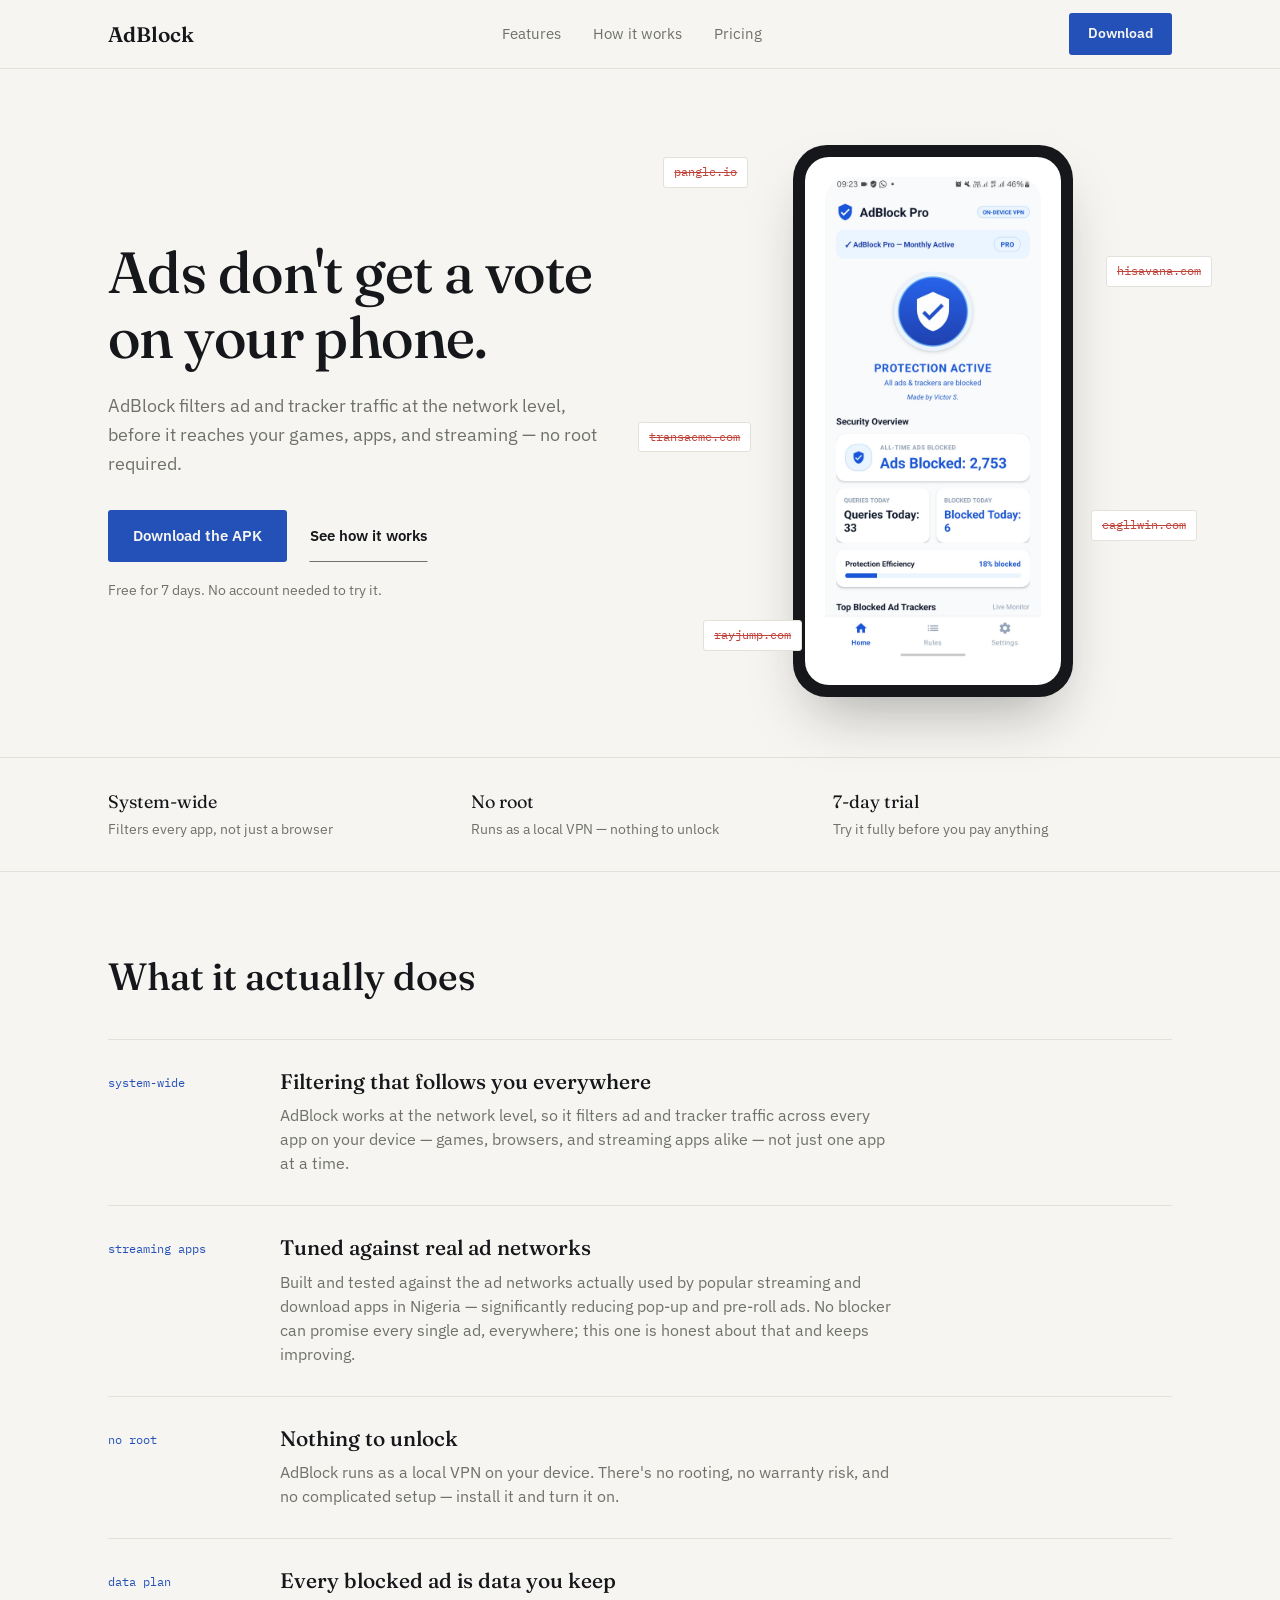
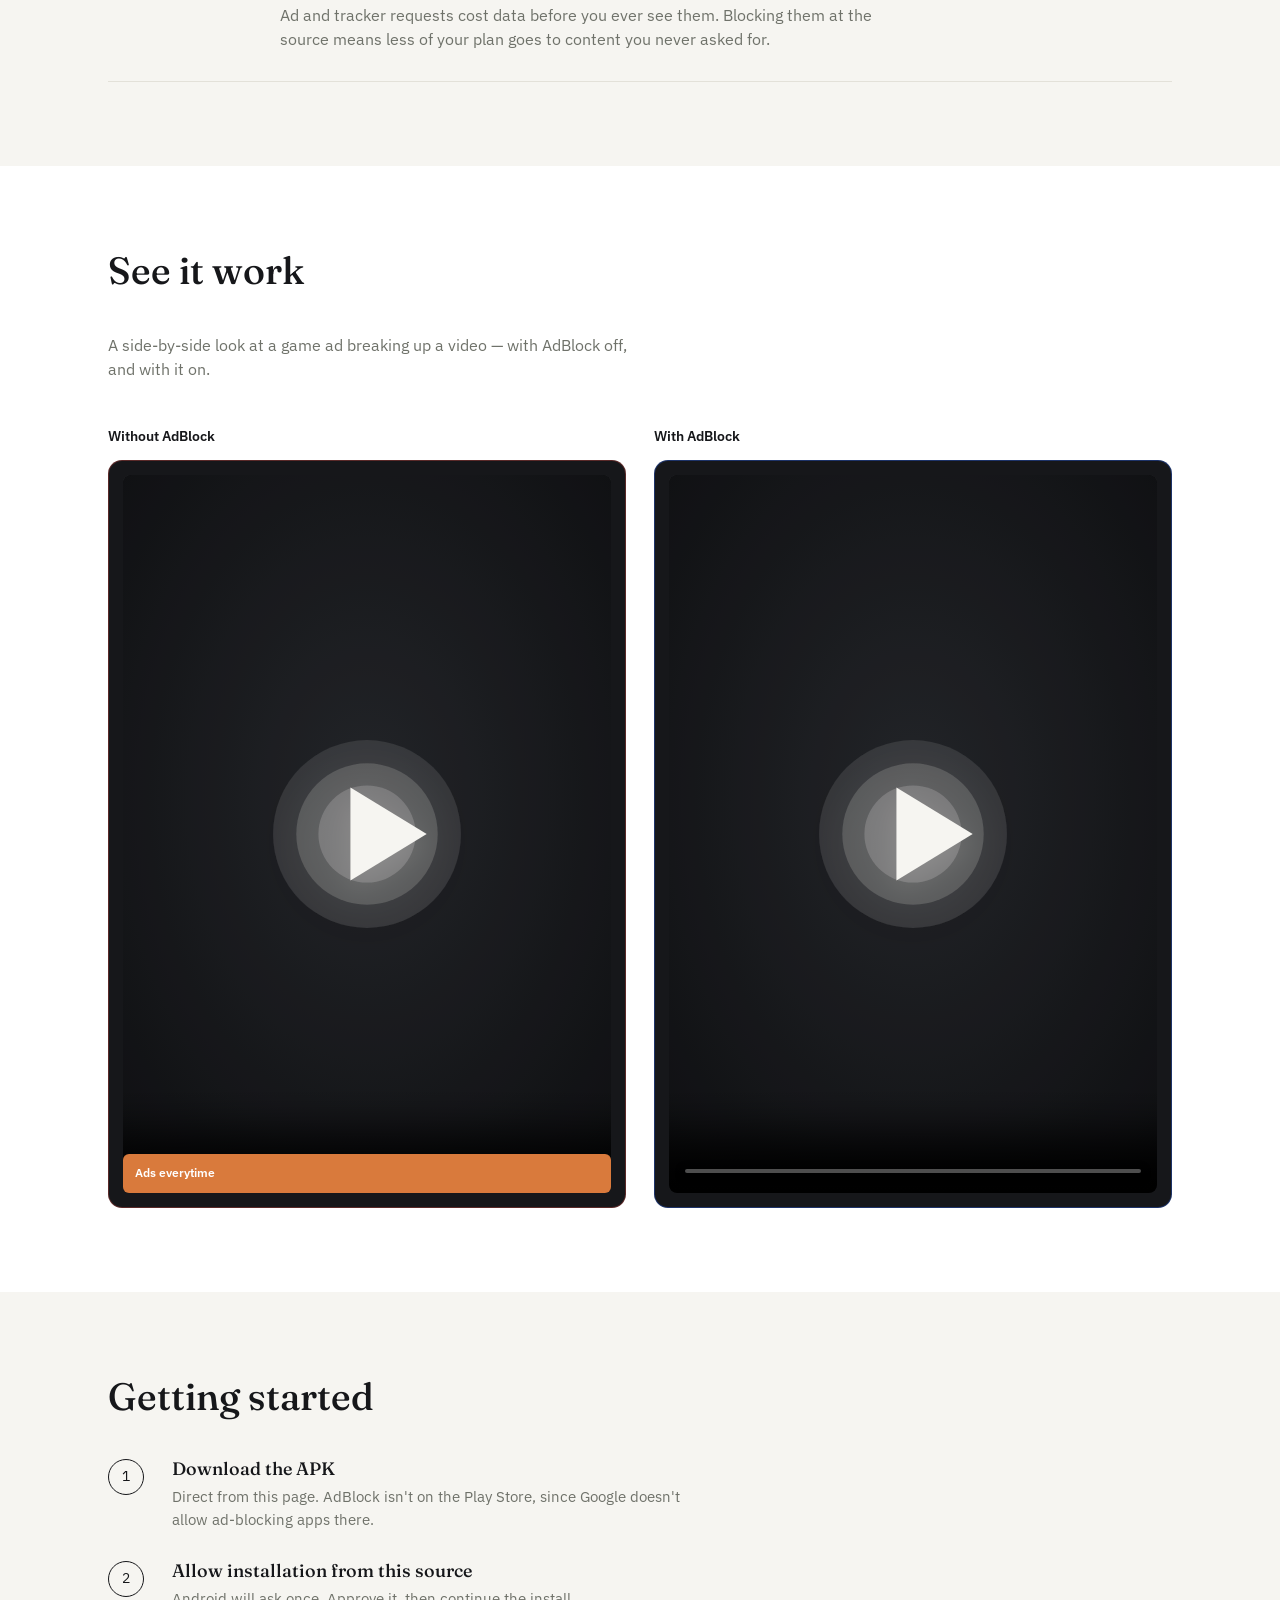
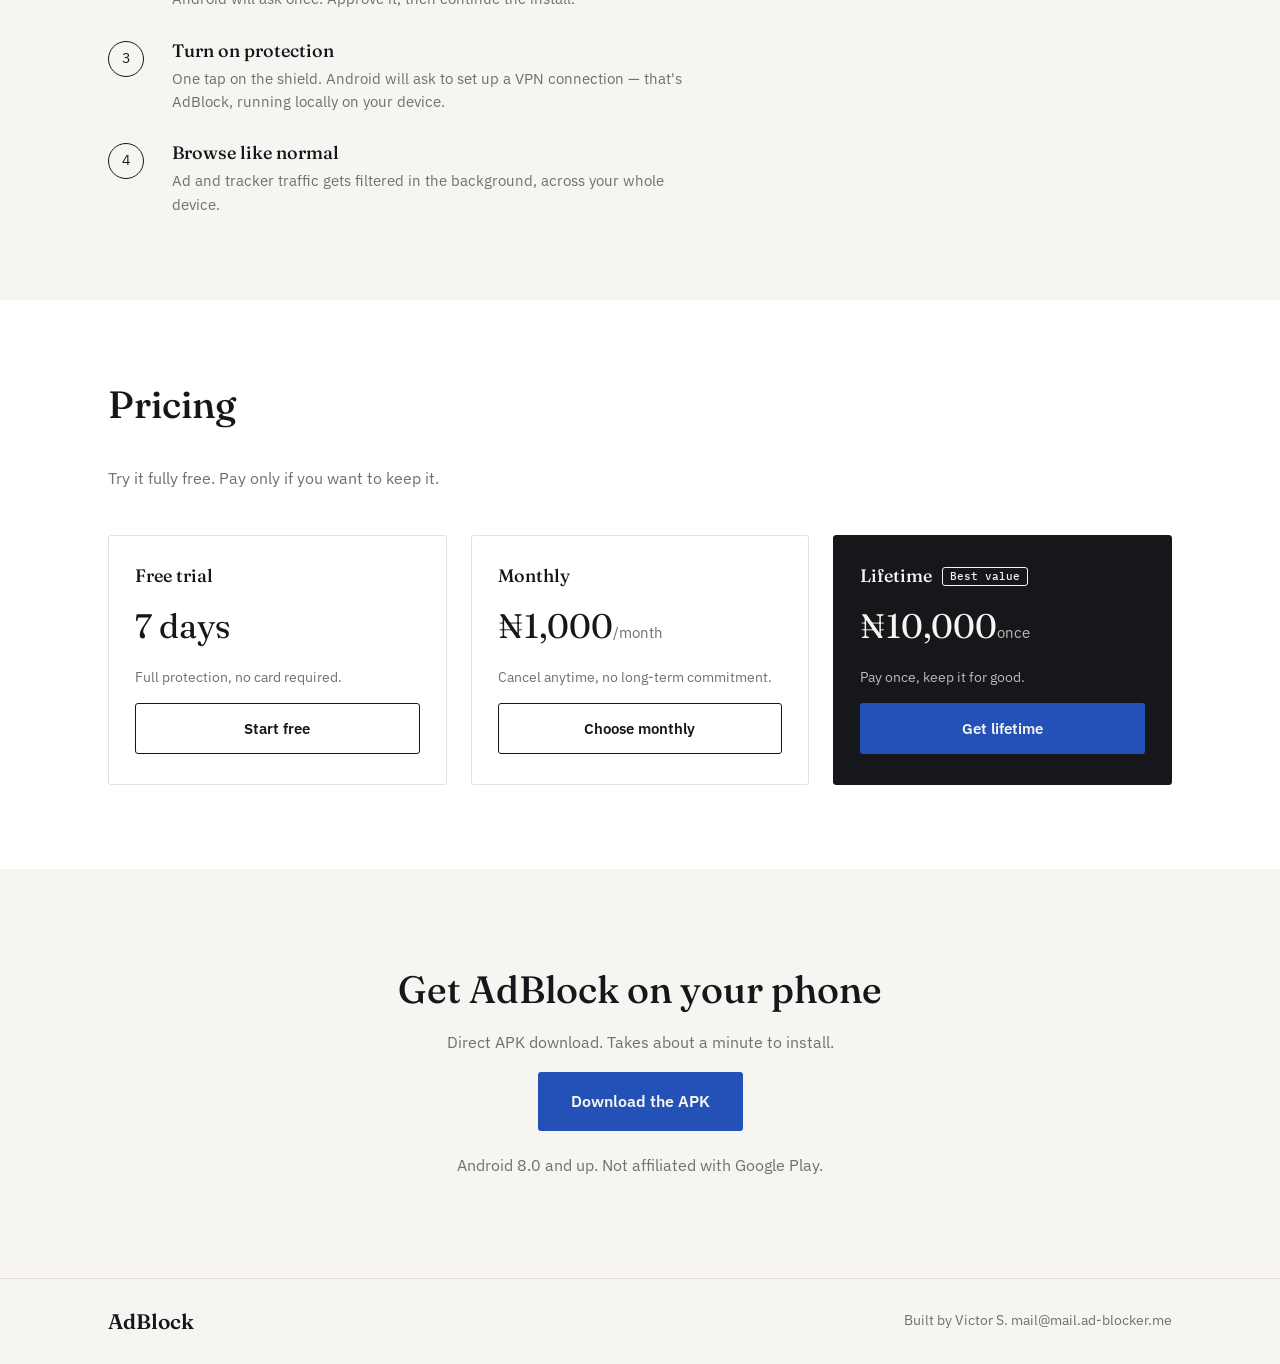
<file: index.html>
<!DOCTYPE html>
<html lang="en">
<head>
<meta charset="UTF-8">
<meta name="viewport" content="width=device-width, initial-scale=1.0">
<title>AdBlock — Block ads across every app on your phone</title>
<meta name="description" content="AdBlock filters ad and tracker traffic at the network level, before it reaches your games, apps, and streaming. No root required.">
<link rel="preconnect" href="https://fonts.googleapis.com">
<link rel="preconnect" href="https://fonts.gstatic.com" crossorigin>
<link href="https://fonts.googleapis.com/css2?family=Fraunces:opsz,wght@9..144,400;9..144,500;9..144,600&family=IBM+Plex+Sans:wght@400;500;600&family=IBM+Plex+Mono:wght@400;500&display=swap" rel="stylesheet">
<link rel="stylesheet" href="styles.css">
</head>
<body>

<header class="site-header">
  <div class="wrap header-inner">
    <a href="#top" class="wordmark">AdBlock</a>
    <nav class="main-nav">
      <a href="#features">Features</a>
      <a href="#how-it-works">How it works</a>
      <a href="#pricing">Pricing</a>
    </nav>
    <a href="#download" class="btn btn-primary btn-small">Download</a>
  </div>
</header>

<main id="top">

  <!-- HERO -->
  <section class="hero">
    <div class="wrap hero-inner">
      <div class="hero-text">
        <h1>Ads don't get a vote on your phone.</h1>
        <p class="hero-sub">AdBlock filters ad and tracker traffic at the network level, before it reaches your games, apps, and streaming — no root required.</p>
        <div class="hero-actions">
          <a href="#download" class="btn btn-primary">Download the APK</a>
          <a href="#how-it-works" class="btn btn-ghost">See how it works</a>
        </div>
        <p class="hero-note">Free for 7 days. No account needed to try it.</p>
      </div>

      <div class="hero-visual">
        <div class="chip-field" aria-hidden="true">
          <span class="chip">pangle.io</span>
          <span class="chip">hisavana.com</span>
          <span class="chip">transacme.com</span>
          <span class="chip">eagllwin.com</span>
          <span class="chip">rayjump.com</span>
        </div>

        <!--
          PHONE MOCKUP — this is a hand-built approximation of the app's
          home screen, matching your original spec (circular toggle,
          "PROTECTION ACTIVE" label, stats card, "Made by Victor S." line).

          TO REPLACE WITH YOUR REAL SCREENSHOT:
          1. Drop your screenshot into /assets/app-home.png
          2. Delete everything inside <div class="phone-screen"> ... </div>
          3. Replace it with: <img src="assets/app-home.png" alt="AdBlock app home screen">
        -->
        <div class="phone-frame">
          <div class="phone-screen">
            <img src="assets/app-home.jpeg" alt="AdBlock app home screen" style="width:100%; border-radius:24px;">
          </div>
        </div>
      </div>
    </div>
  </section>

  <!-- FACTS STRIP -->
  <section class="facts-strip">
    <div class="wrap facts-inner">
      <div class="fact">
        <span class="fact-head">System-wide</span>
        <span class="fact-body">Filters every app, not just a browser</span>
      </div>
      <div class="fact">
        <span class="fact-head">No root</span>
        <span class="fact-body">Runs as a local VPN — nothing to unlock</span>
      </div>
      <div class="fact">
        <span class="fact-head">7-day trial</span>
        <span class="fact-body">Try it fully before you pay anything</span>
      </div>
    </div>
  </section>

  <!-- FEATURES -->
  <section id="features" class="features">
    <div class="wrap">
      <h2>What it actually does</h2>

      <div class="feature-row">
        <span class="feature-tag">system-wide</span>
        <div class="feature-body">
          <h3>Filtering that follows you everywhere</h3>
          <p>AdBlock works at the network level, so it filters ad and tracker traffic across every app on your device — games, browsers, and streaming apps alike — not just one app at a time.</p>
        </div>
      </div>

      <div class="feature-row">
        <span class="feature-tag">streaming apps</span>
        <div class="feature-body">
          <h3>Tuned against real ad networks</h3>
          <p>Built and tested against the ad networks actually used by popular streaming and download apps in Nigeria — significantly reducing pop-up and pre-roll ads. No blocker can promise every single ad, everywhere; this one is honest about that and keeps improving.</p>
        </div>
      </div>

      <div class="feature-row">
        <span class="feature-tag">no root</span>
        <div class="feature-body">
          <h3>Nothing to unlock</h3>
          <p>AdBlock runs as a local VPN on your device. There's no rooting, no warranty risk, and no complicated setup — install it and turn it on.</p>
        </div>
      </div>

      <div class="feature-row">
        <span class="feature-tag">data plan</span>
        <div class="feature-body">
          <h3>Every blocked ad is data you keep</h3>
          <p>Ad and tracker requests cost data before you ever see them. Blocking them at the source means less of your plan goes to content you never asked for.</p>
        </div>
      </div>
    </div>
  </section>

  <!-- COMPARISON -->
  <section class="comparison">
    <div class="wrap">
      <h2>See it work</h2>
      <p class="comparison-sub">A side-by-side look at a game ad breaking up a video — with AdBlock off, and with it on.</p>

      <div class="compare-grid">
        <div class="compare-panel">
          <span class="compare-label">Without AdBlock</span>
          <div class="compare-mock compare-mock--off">
            <div class="mock-video-bar">
                <div class="video-slot">
                  <video controls poster="assets/comparison-poster.svg">
                  <source src="assets/ADS.mp4" type="video/mp4">
                  </video>
                </div>  
            </div>
            <div class="mock-ad-banner mock-ad-banner--sm">Ads everytime</div>
          </div>
        </div>
        <div class="compare-panel">
          <span class="compare-label">With AdBlock</span>
          <div class="compare-mock compare-mock--on">
            <div class="mock-video-bar">
              <div class="video-slot">
                <video controls poster="assets/comparison-poster.svg">
                <source src="assets/NOADS.mp4" type="video/mp4">
                </video>
              </div>
            </div>
          </div>
        </div>
      </div>

      <!--
        SCREEN RECORDING — once you have the real comparison recording,
        drop it in as /assets/comparison.mp4 and uncomment the block below.
        A poster image (assets/comparison-poster.svg) shows before it plays.
      -->
      <!-- <p class="video-caption">A demonstration of AdBlock in action</p>
      <div class="video-slot">
        <video controls poster="assets/comparison-poster.svg">
          <source src="assets/NOADS.mp4" type="video/mp4">
        </video>
      </div> -->
     
    </div>
  </section>

  <!-- HOW IT WORKS -->
  <section id="how-it-works" class="how-it-works">
    <div class="wrap">
      <h2>Getting started</h2>

      <ol class="steps">
        <li>
          <span class="step-num">1</span>
          <div>
            <h3>Download the APK</h3>
            <p>Direct from this page. AdBlock isn't on the Play Store, since Google doesn't allow ad-blocking apps there.</p>
          </div>
        </li>
        <li>
          <span class="step-num">2</span>
          <div>
            <h3>Allow installation from this source</h3>
            <p>Android will ask once. Approve it, then continue the install.</p>
          </div>
        </li>
        <li>
          <span class="step-num">3</span>
          <div>
            <h3>Turn on protection</h3>
            <p>One tap on the shield. Android will ask to set up a VPN connection — that's AdBlock, running locally on your device.</p>
          </div>
        </li>
        <li>
          <span class="step-num">4</span>
          <div>
            <h3>Browse like normal</h3>
            <p>Ad and tracker traffic gets filtered in the background, across your whole device.</p>
          </div>
        </li>
      </ol>
    </div>
  </section>

  <!-- PRICING -->
  <section id="pricing" class="pricing">
    <div class="wrap">
      <h2>Pricing</h2>
      <p class="pricing-sub">Try it fully free. Pay only if you want to keep it.</p>

      <div class="pricing-grid">
        <div class="price-col">
          <h3>Free trial</h3>
          <p class="price-amount">7 days</p>
          <p class="price-detail">Full protection, no card required.</p>
          <a href="#download" class="btn btn-outline">Start free</a>
        </div>

        <div class="price-col">
          <h3>Monthly</h3>
          <p class="price-amount">₦1,000<span>/month</span></p>
          <p class="price-detail">Cancel anytime, no long-term commitment.</p>
          <a href="#download" class="btn btn-outline">Choose monthly</a>
        </div>

        <div class="price-col price-col--featured">
          <h3>Lifetime <span class="best-value">Best value</span></h3>
          <p class="price-amount">₦10,000<span>once</span></p>
          <p class="price-detail">Pay once, keep it for good.</p>
          <a href="#download" class="btn btn-primary">Get lifetime</a>
        </div>
      </div>
    </div>
  </section>

  <!-- DOWNLOAD CTA -->
  <section id="download" class="download-cta">
    <div class="wrap download-inner">
      <h2>Get AdBlock on your phone</h2>
      <p>Direct APK download. Takes about a minute to install.</p>
      <!-- TODO: replace href with your real GitHub Releases APK URL -->
      <a href="assets/Adblock-v1.3.7.apk" download="adblock.apk" class="btn btn-primary btn-large">Download the APK</a>
      <p class="download-note">Android 8.0 and up. Not affiliated with Google Play.</p>
    </div>
  </section>

</main>

<footer class="site-footer">
  <div class="wrap footer-inner">
    <span class="wordmark">AdBlock</span>
    <span class="footer-credit">Built by Victor S. <a href="mailto:mail@mail.ad-blocker.me">mail@mail.ad-blocker.me</a></span>
  </div>
</footer>

<script src="script.js"></script>
</body>
</html>
</file>
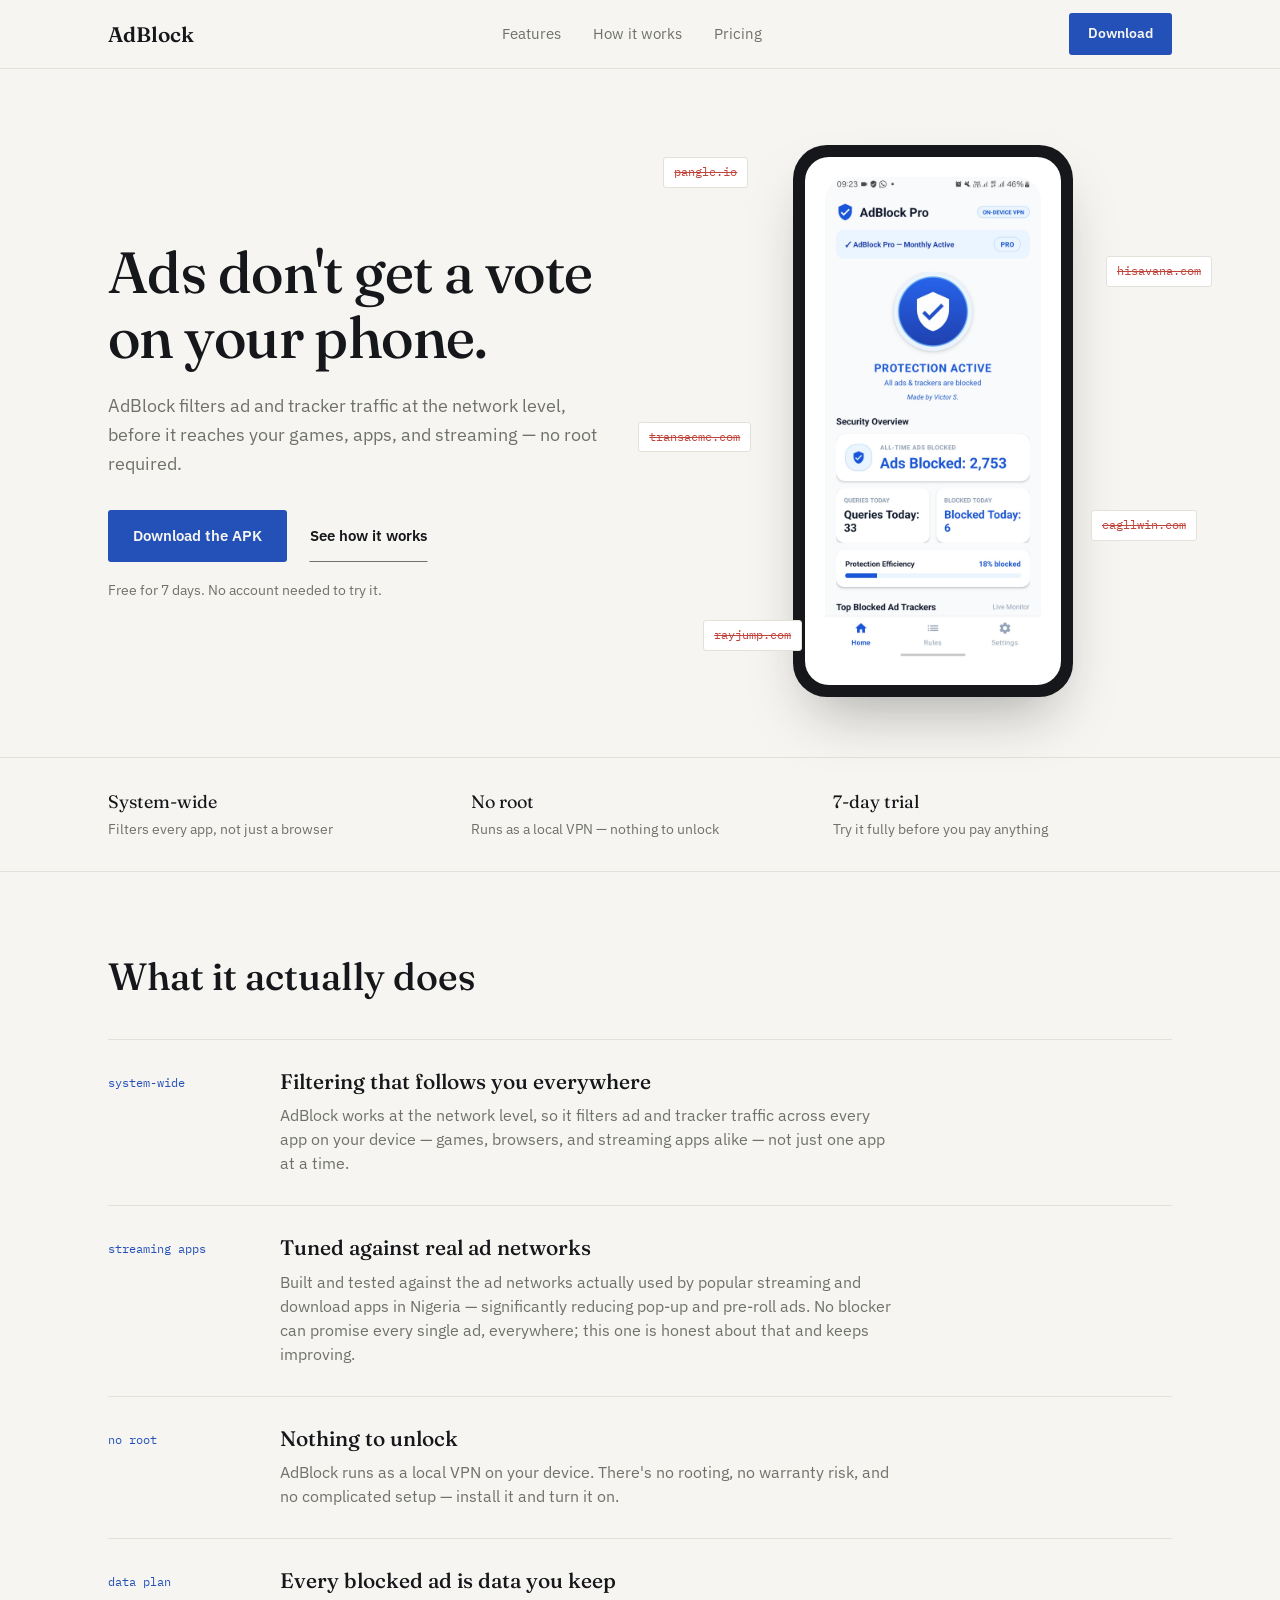
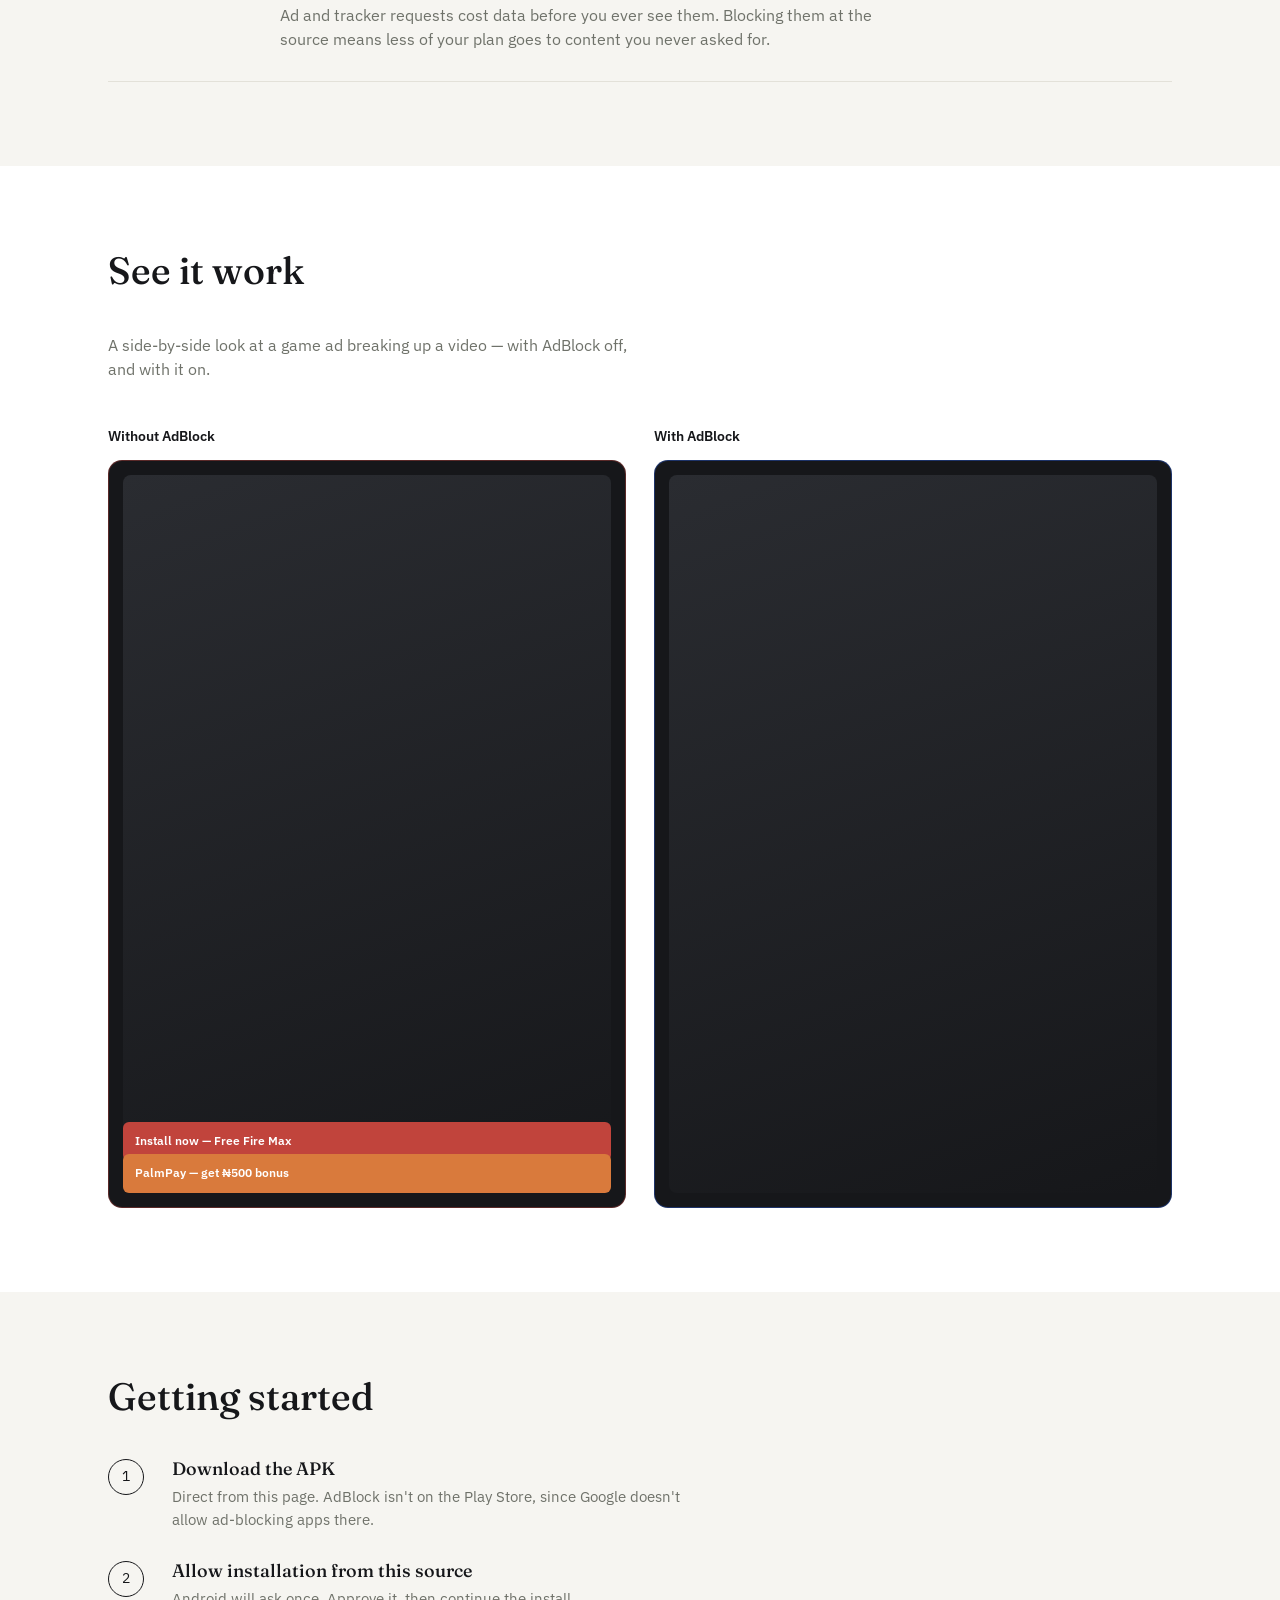
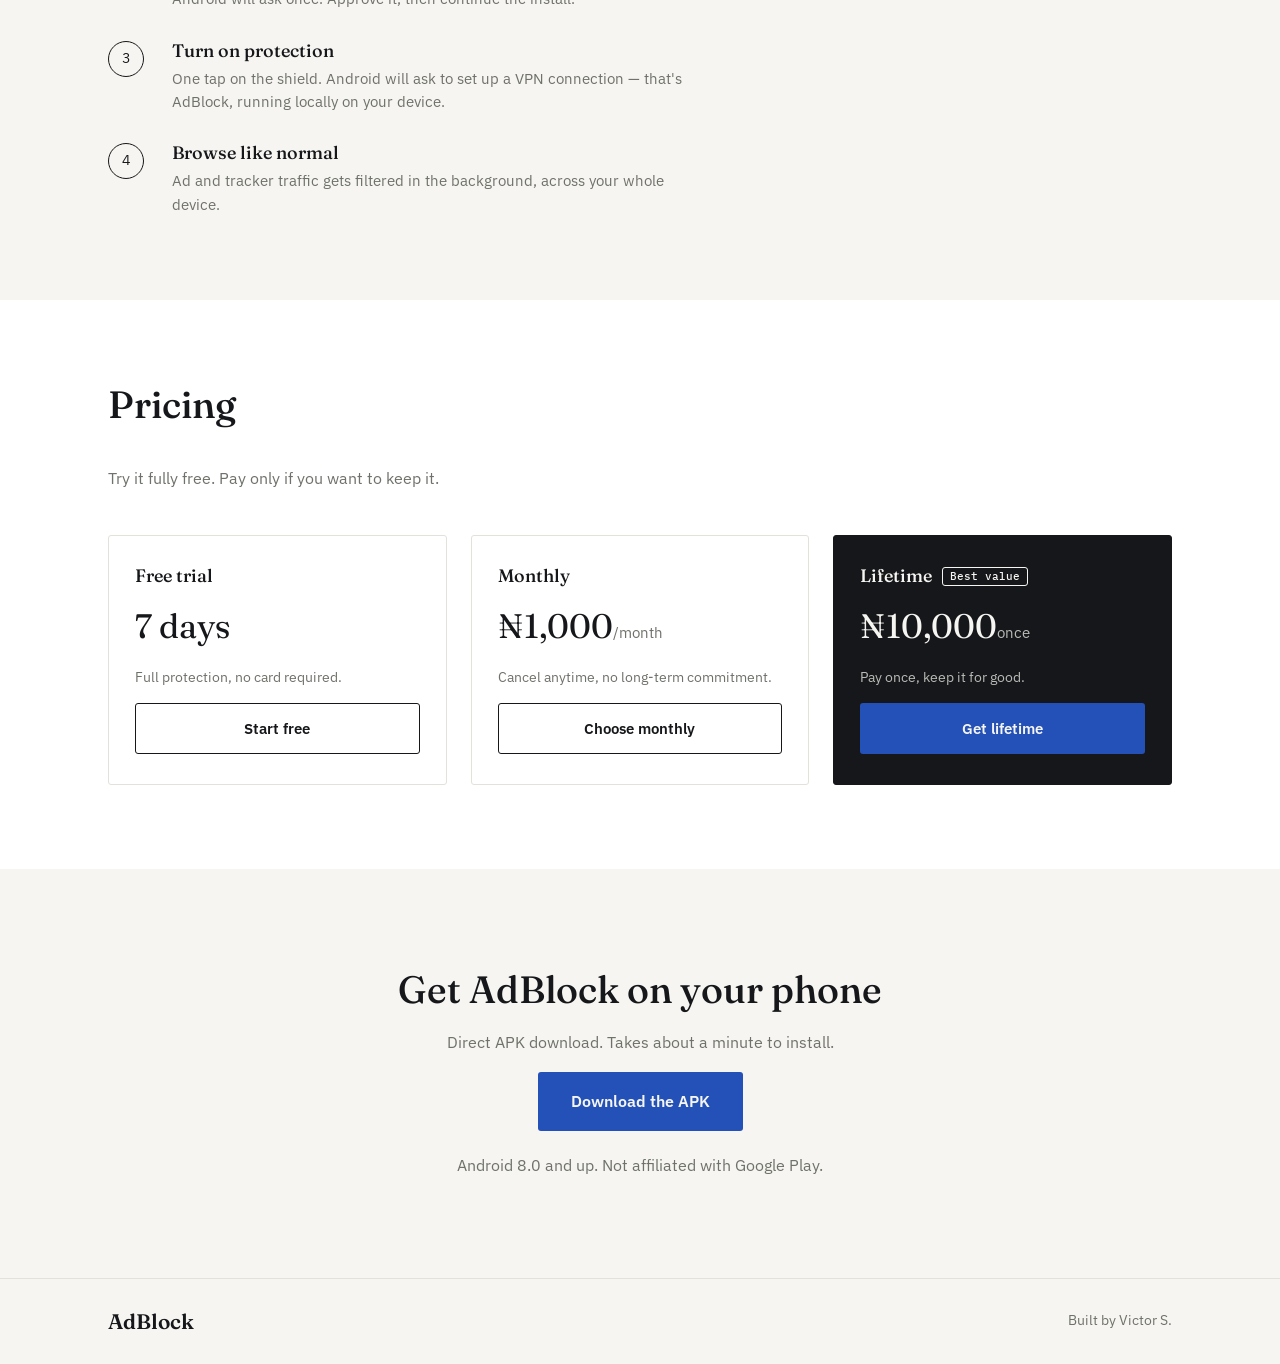
<file: src/index.html>
<!DOCTYPE html>
<html lang="en">
<head>
<meta charset="UTF-8">
<meta name="viewport" content="width=device-width, initial-scale=1.0">
<title>AdBlock — Block ads across every app on your phone</title>
<meta name="description" content="AdBlock filters ad and tracker traffic at the network level, before it reaches your games, apps, and streaming. No root required.">
<link rel="preconnect" href="https://fonts.googleapis.com">
<link rel="preconnect" href="https://fonts.gstatic.com" crossorigin>
<link href="https://fonts.googleapis.com/css2?family=Fraunces:opsz,wght@9..144,400;9..144,500;9..144,600&family=IBM+Plex+Sans:wght@400;500;600&family=IBM+Plex+Mono:wght@400;500&display=swap" rel="stylesheet">
<link rel="stylesheet" href="styles.css">
</head>
<body>

<header class="site-header">
  <div class="wrap header-inner">
    <a href="#top" class="wordmark">AdBlock</a>
    <nav class="main-nav">
      <a href="#features">Features</a>
      <a href="#how-it-works">How it works</a>
      <a href="#pricing">Pricing</a>
    </nav>
    <a href="#download" class="btn btn-primary btn-small">Download</a>
  </div>
</header>

<main id="top">

  <!-- HERO -->
  <section class="hero">
    <div class="wrap hero-inner">
      <div class="hero-text">
        <h1>Ads don't get a vote on your phone.</h1>
        <p class="hero-sub">AdBlock filters ad and tracker traffic at the network level, before it reaches your games, apps, and streaming — no root required.</p>
        <div class="hero-actions">
          <a href="#download" class="btn btn-primary">Download the APK</a>
          <a href="#how-it-works" class="btn btn-ghost">See how it works</a>
        </div>
        <p class="hero-note">Free for 7 days. No account needed to try it.</p>
      </div>

      <div class="hero-visual">
        <div class="chip-field" aria-hidden="true">
          <span class="chip">pangle.io</span>
          <span class="chip">hisavana.com</span>
          <span class="chip">transacme.com</span>
          <span class="chip">eagllwin.com</span>
          <span class="chip">rayjump.com</span>
        </div>

        <!--
          PHONE MOCKUP — this is a hand-built approximation of the app's
          home screen, matching your original spec (circular toggle,
          "PROTECTION ACTIVE" label, stats card, "Made by Victor S." line).

          TO REPLACE WITH YOUR REAL SCREENSHOT:
          1. Drop your screenshot into /assets/app-home.png
          2. Delete everything inside <div class="phone-screen"> ... </div>
          3. Replace it with: <img src="assets/app-home.png" alt="AdBlock app home screen">
        -->
        <div class="phone-frame">
          <div class="phone-screen">
            <img src="assets/app-home.jpeg" alt="AdBlock app home screen" style="width:100%; border-radius:24px;">
          </div>
        </div>
      </div>
    </div>
  </section>

  <!-- FACTS STRIP -->
  <section class="facts-strip">
    <div class="wrap facts-inner">
      <div class="fact">
        <span class="fact-head">System-wide</span>
        <span class="fact-body">Filters every app, not just a browser</span>
      </div>
      <div class="fact">
        <span class="fact-head">No root</span>
        <span class="fact-body">Runs as a local VPN — nothing to unlock</span>
      </div>
      <div class="fact">
        <span class="fact-head">7-day trial</span>
        <span class="fact-body">Try it fully before you pay anything</span>
      </div>
    </div>
  </section>

  <!-- FEATURES -->
  <section id="features" class="features">
    <div class="wrap">
      <h2>What it actually does</h2>

      <div class="feature-row">
        <span class="feature-tag">system-wide</span>
        <div class="feature-body">
          <h3>Filtering that follows you everywhere</h3>
          <p>AdBlock works at the network level, so it filters ad and tracker traffic across every app on your device — games, browsers, and streaming apps alike — not just one app at a time.</p>
        </div>
      </div>

      <div class="feature-row">
        <span class="feature-tag">streaming apps</span>
        <div class="feature-body">
          <h3>Tuned against real ad networks</h3>
          <p>Built and tested against the ad networks actually used by popular streaming and download apps in Nigeria — significantly reducing pop-up and pre-roll ads. No blocker can promise every single ad, everywhere; this one is honest about that and keeps improving.</p>
        </div>
      </div>

      <div class="feature-row">
        <span class="feature-tag">no root</span>
        <div class="feature-body">
          <h3>Nothing to unlock</h3>
          <p>AdBlock runs as a local VPN on your device. There's no rooting, no warranty risk, and no complicated setup — install it and turn it on.</p>
        </div>
      </div>

      <div class="feature-row">
        <span class="feature-tag">data plan</span>
        <div class="feature-body">
          <h3>Every blocked ad is data you keep</h3>
          <p>Ad and tracker requests cost data before you ever see them. Blocking them at the source means less of your plan goes to content you never asked for.</p>
        </div>
      </div>
    </div>
  </section>

  <!-- COMPARISON -->
  <section class="comparison">
    <div class="wrap">
      <h2>See it work</h2>
      <p class="comparison-sub">A side-by-side look at a game ad breaking up a video — with AdBlock off, and with it on.</p>

      <div class="compare-grid">
        <div class="compare-panel">
          <span class="compare-label">Without AdBlock</span>
          <div class="compare-mock compare-mock--off">
            <div class="mock-video-bar"></div>
            <div class="mock-ad-banner">Install now — Free Fire Max</div>
            <div class="mock-ad-banner mock-ad-banner--sm">PalmPay — get ₦500 bonus</div>
          </div>
        </div>
        <div class="compare-panel">
          <span class="compare-label">With AdBlock</span>
          <div class="compare-mock compare-mock--on">
            <div class="mock-video-bar"></div>
          </div>
        </div>
      </div>

      <!--
        SCREEN RECORDING — once you have the real comparison recording,
        drop it in as /assets/comparison.mp4 and uncomment the block below.
        A poster image (assets/comparison-poster.jpg) shows before it plays.
      -->
      <!--
      <div class="video-slot">
        <video controls poster="assets/comparison-poster.jpg">
          <source src="assets/comparison.mp4" type="video/mp4">
        </video>
      </div>
      -->
    </div>
  </section>

  <!-- HOW IT WORKS -->
  <section id="how-it-works" class="how-it-works">
    <div class="wrap">
      <h2>Getting started</h2>

      <ol class="steps">
        <li>
          <span class="step-num">1</span>
          <div>
            <h3>Download the APK</h3>
            <p>Direct from this page. AdBlock isn't on the Play Store, since Google doesn't allow ad-blocking apps there.</p>
          </div>
        </li>
        <li>
          <span class="step-num">2</span>
          <div>
            <h3>Allow installation from this source</h3>
            <p>Android will ask once. Approve it, then continue the install.</p>
          </div>
        </li>
        <li>
          <span class="step-num">3</span>
          <div>
            <h3>Turn on protection</h3>
            <p>One tap on the shield. Android will ask to set up a VPN connection — that's AdBlock, running locally on your device.</p>
          </div>
        </li>
        <li>
          <span class="step-num">4</span>
          <div>
            <h3>Browse like normal</h3>
            <p>Ad and tracker traffic gets filtered in the background, across your whole device.</p>
          </div>
        </li>
      </ol>
    </div>
  </section>

  <!-- PRICING -->
  <section id="pricing" class="pricing">
    <div class="wrap">
      <h2>Pricing</h2>
      <p class="pricing-sub">Try it fully free. Pay only if you want to keep it.</p>

      <div class="pricing-grid">
        <div class="price-col">
          <h3>Free trial</h3>
          <p class="price-amount">7 days</p>
          <p class="price-detail">Full protection, no card required.</p>
          <a href="#download" class="btn btn-outline">Start free</a>
        </div>

        <div class="price-col">
          <h3>Monthly</h3>
          <p class="price-amount">₦1,000<span>/month</span></p>
          <p class="price-detail">Cancel anytime, no long-term commitment.</p>
          <a href="#download" class="btn btn-outline">Choose monthly</a>
        </div>

        <div class="price-col price-col--featured">
          <h3>Lifetime <span class="best-value">Best value</span></h3>
          <p class="price-amount">₦10,000<span>once</span></p>
          <p class="price-detail">Pay once, keep it for good.</p>
          <a href="#download" class="btn btn-primary">Get lifetime</a>
        </div>
      </div>
    </div>
  </section>

  <!-- DOWNLOAD CTA -->
  <section id="download" class="download-cta">
    <div class="wrap download-inner">
      <h2>Get AdBlock on your phone</h2>
      <p>Direct APK download. Takes about a minute to install.</p>
      <!-- TODO: replace href with your real GitHub Releases APK URL -->
      <a href="assets/Adblock.apk" download="adblock.apk" class="btn btn-primary btn-large">Download the APK</a>
      <p class="download-note">Android 8.0 and up. Not affiliated with Google Play.</p>
    </div>
  </section>

</main>

<footer class="site-footer">
  <div class="wrap footer-inner">
    <span class="wordmark">AdBlock</span>
    <span class="footer-credit">Built by Victor S.</span>
  </div>
</footer>

<script src="script.js"></script>
</body>
</html>
</file>
<file: styles.css>
/* ---------------------------------------------------------
   Tokens
--------------------------------------------------------- */
:root {
  --paper: #F6F5F1;
  --surface: #FFFFFF;
  --ink: #16171A;
  --muted: #6F726A;
  --accent: #2451B8;
  --accent-ink: #F6F5F1;
  --blocked: #C1443C;
  --border: #E3E1D9;

  --font-display: 'Fraunces', serif;
  --font-body: 'IBM Plex Sans', sans-serif;
  --font-mono: 'IBM Plex Mono', monospace;

  --max-width: 1120px;
  --radius: 3px;
}

* { box-sizing: border-box; }
html { scroll-behavior: smooth; }

body {
  margin: 0;
  background: var(--paper);
  color: var(--ink);
  font-family: var(--font-body);
  font-size: 16px;
  line-height: 1.55;
  -webkit-font-smoothing: antialiased;
}

.wrap {
  max-width: var(--max-width);
  margin: 0 auto;
  padding: 0 28px;
}

a { color: inherit; text-decoration: none; }

h1, h2, h3 {
  font-family: var(--font-display);
  font-weight: 500;
  line-height: 1.12;
  margin: 0;
}

h2 {
  font-size: clamp(28px, 4vw, 38px);
  margin-bottom: 40px;
}

p { margin: 0; }

:focus-visible {
  outline: 2px solid var(--accent);
  outline-offset: 3px;
}

@media (prefers-reduced-motion: reduce) {
  * { animation-duration: 0.001ms !important; animation-iteration-count: 1 !important; transition-duration: 0.001ms !important; }
}

/* ---------------------------------------------------------
   Buttons
--------------------------------------------------------- */
.btn {
  display: inline-flex;
  align-items: center;
  justify-content: center;
  padding: 13px 24px;
  font-family: var(--font-body);
  font-size: 15px;
  font-weight: 600;
  border-radius: var(--radius);
  border: 1px solid transparent;
  cursor: pointer;
  transition: background 0.15s ease, border-color 0.15s ease, transform 0.1s ease;
}
.btn:active { transform: translateY(1px); }

.btn-primary { background: var(--accent); color: var(--accent-ink); }
.btn-primary:hover { background: #1c3f99; }

.btn-outline { background: transparent; color: var(--ink); border-color: var(--ink); }
.btn-outline:hover { background: var(--ink); color: var(--paper); }

.btn-ghost { background: transparent; color: var(--ink); border-bottom: 1px solid var(--muted); border-radius: 0; padding-left: 0; padding-right: 0; }
.btn-ghost:hover { border-color: var(--ink); }

.btn-small { padding: 9px 18px; font-size: 14px; }
.btn-large { padding: 16px 32px; font-size: 16px; }

/* ---------------------------------------------------------
   Header
--------------------------------------------------------- */
.site-header {
  position: sticky;
  top: 0;
  z-index: 50;
  background: rgba(246, 245, 241, 0.92);
  backdrop-filter: blur(6px);
  border-bottom: 1px solid var(--border);
}

.header-inner {
  display: flex;
  align-items: center;
  justify-content: space-between;
  height: 68px;
}

.wordmark {
  font-family: var(--font-display);
  font-size: 21px;
  font-weight: 600;
}

.main-nav {
  display: flex;
  gap: 32px;
}
.main-nav a { font-size: 15px; color: var(--muted); }
.main-nav a:hover { color: var(--ink); }

/* ---------------------------------------------------------
   Hero
--------------------------------------------------------- */
.hero { padding: 76px 0 60px; }

.hero-inner {
  display: grid;
  grid-template-columns: 1.05fr 0.95fr;
  gap: 56px;
  align-items: center;
}

.hero-text h1 {
  font-size: clamp(36px, 5.2vw, 58px);
  letter-spacing: -0.01em;
}

.hero-sub {
  margin-top: 22px;
  max-width: 46ch;
  font-size: 18px;
  color: var(--muted);
  line-height: 1.6;
}

.hero-actions {
  display: flex;
  align-items: center;
  gap: 22px;
  margin-top: 32px;
}

.hero-note {
  margin-top: 18px;
  font-size: 14px;
  color: var(--muted);
}

/* --- hero visual --- */
.hero-visual {
  position: relative;
  display: flex;
  justify-content: center;
}

.chip-field {
  position: absolute;
  inset: -10px -10px auto -10px;
  height: 100%;
  pointer-events: none;
}

.chip {
  position: absolute;
  font-family: var(--font-mono);
  font-size: 12px;
  color: var(--blocked);
  background: var(--surface);
  border: 1px solid var(--border);
  padding: 5px 10px;
  border-radius: var(--radius);
  text-decoration: line-through;
  text-decoration-thickness: 1px;
  animation: drift 9s ease-in-out infinite;
}
.chip:nth-child(1) { top: 4%;  left: -4%;  animation-delay: 0s; }
.chip:nth-child(2) { top: 22%; right: -6%; animation-delay: 1.4s; }
.chip:nth-child(3) { top: 52%; left: -9%;  animation-delay: 2.8s; }
.chip:nth-child(4) { top: 68%; right: -3%; animation-delay: 4.2s; }
.chip:nth-child(5) { top: 88%; left: 4%;   animation-delay: 5.6s; }

@keyframes drift {
  0%, 100% { transform: translateY(0); }
  50% { transform: translateY(-8px); }
}

.phone-frame {
  width: 280px;
  background: var(--ink);
  border-radius: 34px;
  padding: 12px;
  box-shadow: 0 30px 60px -20px rgba(22, 23, 26, 0.35);
}

.phone-screen {
  background: var(--surface);
  border-radius: 24px;
  padding: 20px 20px 26px;
  min-height: 480px;
  display: flex;
  flex-direction: column;
  align-items: center;
}

.mock-statusbar {
  width: 40%;
  height: 6px;
  background: var(--border);
  border-radius: 4px;
  align-self: center;
  margin-bottom: 22px;
}

.mock-app-title {
  font-family: var(--font-display);
  font-size: 19px;
  align-self: flex-start;
  margin-bottom: 34px;
}

.mock-toggle-wrap {
  display: flex;
  flex-direction: column;
  align-items: center;
  margin-bottom: 30px;
}

.mock-toggle {
  width: 108px;
  height: 108px;
  border-radius: 50%;
  background: var(--accent);
  display: flex;
  align-items: center;
  justify-content: center;
  color: var(--accent-ink);
}
.mock-shield { width: 42px; height: 42px; }

.mock-toggle-label {
  margin-top: 14px;
  font-size: 13px;
  font-weight: 600;
  letter-spacing: 0.02em;
}

.mock-credit {
  margin-top: 6px;
  font-family: var(--font-display);
  font-style: italic;
  font-size: 12px;
  color: var(--muted);
}

.mock-stats-card {
  width: 100%;
  background: var(--paper);
  border: 1px solid var(--border);
  border-radius: var(--radius);
  padding: 16px 10px;
  display: flex;
  justify-content: space-between;
  margin-top: auto;
}

.mock-stat { display: flex; flex-direction: column; align-items: center; gap: 4px; }
.mock-stat-num { font-family: var(--font-mono); font-size: 17px; font-weight: 500; }
.mock-stat-label { font-size: 10px; color: var(--muted); text-align: center; }

/* ---------------------------------------------------------
   Facts strip
--------------------------------------------------------- */
.facts-strip {
  border-top: 1px solid var(--border);
  border-bottom: 1px solid var(--border);
  padding: 30px 0;
}

.facts-inner {
  display: grid;
  grid-template-columns: repeat(3, 1fr);
  gap: 24px;
}

.fact { display: flex; flex-direction: column; gap: 4px; }
.fact-head { font-family: var(--font-display); font-size: 18px; }
.fact-body { font-size: 14px; color: var(--muted); }

/* ---------------------------------------------------------
   Features
--------------------------------------------------------- */
.features { padding: 84px 0; }

.feature-row {
  display: grid;
  grid-template-columns: 140px 1fr;
  gap: 32px;
  padding: 30px 0;
  border-top: 1px solid var(--border);
}
.feature-row:last-child { border-bottom: 1px solid var(--border); }

.feature-tag {
  font-family: var(--font-mono);
  font-size: 12px;
  color: var(--accent);
  padding-top: 4px;
}

.feature-body h3 {
  font-size: 21px;
  margin-bottom: 10px;
}
.feature-body p {
  max-width: 62ch;
  color: var(--muted);
  font-size: 15.5px;
}

/* ---------------------------------------------------------
   Comparison
--------------------------------------------------------- */
.comparison { padding: 84px 0; background: var(--surface); }

.comparison-sub {
  max-width: 52ch;
  color: var(--muted);
  margin-bottom: 44px;
  font-size: 16px;
}

.compare-grid {
  display: grid;
  grid-template-columns: 1fr 1fr;
  gap: 28px;
}

.compare-panel { display: flex; flex-direction: column; }

.compare-label {
  display: block;
  font-size: 14px;
  font-weight: 600;
  margin-bottom: 12px;
}

.compare-mock {
  aspect-ratio: 9 / 13;
  background: var(--ink);
  border-radius: 14px;
  padding: 14px;
  position: relative;
  overflow: hidden;
  border: 1px solid transparent;
}

.compare-mock--off { border-color: rgba(193, 68, 60, 0.4); }
.compare-mock--on { border-color: rgba(36, 81, 184, 0.5); }

.mock-video-bar {
  position: absolute;
  inset: 14px;
  background: linear-gradient(160deg, #2a2c31, #16171a);
  border-radius: 8px;
  overflow: hidden;
}

.mock-ad-banner {
  position: absolute;
  left: 14px;
  right: 14px;
  bottom: 46px;
  background: var(--blocked);
  color: #fff;
  font-size: 12px;
  font-weight: 600;
  padding: 10px 12px;
  border-radius: 6px;
}
.mock-ad-banner--sm {
  bottom: 14px;
  background: #d97a3c;
}

.video-slot {
  width: 100%;
  height: 100%;
  margin: 0;
}
.video-slot video {
  width: 100%;
  height: 100%;
  display: block;
  object-fit: cover;
  object-position: center center;
  border-radius: 8px;
  background: #000;
}

/* ---------------------------------------------------------
   How it works
--------------------------------------------------------- */
.how-it-works { padding: 84px 0; }

.steps {
  list-style: none;
  margin: 0;
  padding: 0;
  display: flex;
  flex-direction: column;
  gap: 30px;
}

.steps li {
  display: grid;
  grid-template-columns: 44px 1fr;
  gap: 20px;
  align-items: start;
}

.step-num {
  width: 36px;
  height: 36px;
  border: 1px solid var(--ink);
  border-radius: 50%;
  display: flex;
  align-items: center;
  justify-content: center;
  font-family: var(--font-mono);
  font-size: 14px;
}

.steps h3 { font-size: 18px; margin-bottom: 6px; }
.steps p { color: var(--muted); font-size: 15px; max-width: 58ch; }

/* ---------------------------------------------------------
   Pricing
--------------------------------------------------------- */
.pricing { padding: 84px 0; background: var(--surface); }

.pricing-sub { color: var(--muted); margin-bottom: 44px; font-size: 16px; }

.pricing-grid {
  display: grid;
  grid-template-columns: repeat(3, 1fr);
  gap: 24px;
}

.price-col {
  border: 1px solid var(--border);
  border-radius: var(--radius);
  padding: 30px 26px;
  display: flex;
  flex-direction: column;
  gap: 14px;
}

.price-col--featured {
  border-color: var(--ink);
  background: var(--ink);
  color: var(--paper);
}
.price-col--featured .price-detail { color: #B9BBB6; }
.price-col--featured .btn-primary { background: var(--accent); }

.price-col h3 { font-size: 18px; display: flex; align-items: center; gap: 10px; }

.best-value {
  font-family: var(--font-mono);
  font-size: 11px;
  color: var(--accent);
  border: 1px solid var(--accent);
  padding: 2px 7px;
  border-radius: var(--radius);
}
.price-col--featured .best-value { color: var(--paper); border-color: var(--paper); }

.price-amount {
  font-family: var(--font-display);
  font-size: 34px;
}
.price-amount span { font-size: 15px; color: var(--muted); font-family: var(--font-body); }
.price-col--featured .price-amount span { color: #B9BBB6; }

.price-detail { font-size: 14px; color: var(--muted); flex-grow: 1; }

/* ---------------------------------------------------------
   Download CTA
--------------------------------------------------------- */
.download-cta { padding: 100px 0; }

.download-inner { text-align: center; display: flex; flex-direction: column; align-items: center; gap: 18px; }
.download-inner h2 { margin-bottom: 0; }
.download-inner p { color: var(--muted); font-size: 16px; }
.download-note { font-size: 13px; color: var(--muted); margin-top: 4px; }

/* ---------------------------------------------------------
   Footer
--------------------------------------------------------- */
.site-footer { border-top: 1px solid var(--border); padding: 26px 0; }
.footer-inner { display: flex; justify-content: space-between; align-items: center; }
.footer-credit { font-size: 14px; color: var(--muted); }

/* ---------------------------------------------------------
   Responsive
--------------------------------------------------------- */
@media (max-width: 860px) {
  .main-nav { display: none; }

  .hero-inner { grid-template-columns: 1fr; }
  .hero-visual { order: -1; margin-bottom: 20px; }
  .chip { display: none; }

  .facts-inner { grid-template-columns: 1fr; gap: 20px; }

  .feature-row { grid-template-columns: 1fr; gap: 10px; }

  .compare-grid { grid-template-columns: 1fr; }

  .pricing-grid { grid-template-columns: 1fr; }

  .footer-inner { flex-direction: column; gap: 8px; text-align: center; }
}
</file>
<file: src/styles.css>
/* ---------------------------------------------------------
   Tokens
--------------------------------------------------------- */
:root {
  --paper: #F6F5F1;
  --surface: #FFFFFF;
  --ink: #16171A;
  --muted: #6F726A;
  --accent: #2451B8;
  --accent-ink: #F6F5F1;
  --blocked: #C1443C;
  --border: #E3E1D9;

  --font-display: 'Fraunces', serif;
  --font-body: 'IBM Plex Sans', sans-serif;
  --font-mono: 'IBM Plex Mono', monospace;

  --max-width: 1120px;
  --radius: 3px;
}

* { box-sizing: border-box; }
html { scroll-behavior: smooth; }

body {
  margin: 0;
  background: var(--paper);
  color: var(--ink);
  font-family: var(--font-body);
  font-size: 16px;
  line-height: 1.55;
  -webkit-font-smoothing: antialiased;
}

.wrap {
  max-width: var(--max-width);
  margin: 0 auto;
  padding: 0 28px;
}

a { color: inherit; text-decoration: none; }

h1, h2, h3 {
  font-family: var(--font-display);
  font-weight: 500;
  line-height: 1.12;
  margin: 0;
}

h2 {
  font-size: clamp(28px, 4vw, 38px);
  margin-bottom: 40px;
}

p { margin: 0; }

:focus-visible {
  outline: 2px solid var(--accent);
  outline-offset: 3px;
}

@media (prefers-reduced-motion: reduce) {
  * { animation-duration: 0.001ms !important; animation-iteration-count: 1 !important; transition-duration: 0.001ms !important; }
}

/* ---------------------------------------------------------
   Buttons
--------------------------------------------------------- */
.btn {
  display: inline-flex;
  align-items: center;
  justify-content: center;
  padding: 13px 24px;
  font-family: var(--font-body);
  font-size: 15px;
  font-weight: 600;
  border-radius: var(--radius);
  border: 1px solid transparent;
  cursor: pointer;
  transition: background 0.15s ease, border-color 0.15s ease, transform 0.1s ease;
}
.btn:active { transform: translateY(1px); }

.btn-primary { background: var(--accent); color: var(--accent-ink); }
.btn-primary:hover { background: #1c3f99; }

.btn-outline { background: transparent; color: var(--ink); border-color: var(--ink); }
.btn-outline:hover { background: var(--ink); color: var(--paper); }

.btn-ghost { background: transparent; color: var(--ink); border-bottom: 1px solid var(--muted); border-radius: 0; padding-left: 0; padding-right: 0; }
.btn-ghost:hover { border-color: var(--ink); }

.btn-small { padding: 9px 18px; font-size: 14px; }
.btn-large { padding: 16px 32px; font-size: 16px; }

/* ---------------------------------------------------------
   Header
--------------------------------------------------------- */
.site-header {
  position: sticky;
  top: 0;
  z-index: 50;
  background: rgba(246, 245, 241, 0.92);
  backdrop-filter: blur(6px);
  border-bottom: 1px solid var(--border);
}

.header-inner {
  display: flex;
  align-items: center;
  justify-content: space-between;
  height: 68px;
}

.wordmark {
  font-family: var(--font-display);
  font-size: 21px;
  font-weight: 600;
}

.main-nav {
  display: flex;
  gap: 32px;
}
.main-nav a { font-size: 15px; color: var(--muted); }
.main-nav a:hover { color: var(--ink); }

/* ---------------------------------------------------------
   Hero
--------------------------------------------------------- */
.hero { padding: 76px 0 60px; }

.hero-inner {
  display: grid;
  grid-template-columns: 1.05fr 0.95fr;
  gap: 56px;
  align-items: center;
}

.hero-text h1 {
  font-size: clamp(36px, 5.2vw, 58px);
  letter-spacing: -0.01em;
}

.hero-sub {
  margin-top: 22px;
  max-width: 46ch;
  font-size: 18px;
  color: var(--muted);
  line-height: 1.6;
}

.hero-actions {
  display: flex;
  align-items: center;
  gap: 22px;
  margin-top: 32px;
}

.hero-note {
  margin-top: 18px;
  font-size: 14px;
  color: var(--muted);
}

/* --- hero visual --- */
.hero-visual {
  position: relative;
  display: flex;
  justify-content: center;
}

.chip-field {
  position: absolute;
  inset: -10px -10px auto -10px;
  height: 100%;
  pointer-events: none;
}

.chip {
  position: absolute;
  font-family: var(--font-mono);
  font-size: 12px;
  color: var(--blocked);
  background: var(--surface);
  border: 1px solid var(--border);
  padding: 5px 10px;
  border-radius: var(--radius);
  text-decoration: line-through;
  text-decoration-thickness: 1px;
  animation: drift 9s ease-in-out infinite;
}
.chip:nth-child(1) { top: 4%;  left: -4%;  animation-delay: 0s; }
.chip:nth-child(2) { top: 22%; right: -6%; animation-delay: 1.4s; }
.chip:nth-child(3) { top: 52%; left: -9%;  animation-delay: 2.8s; }
.chip:nth-child(4) { top: 68%; right: -3%; animation-delay: 4.2s; }
.chip:nth-child(5) { top: 88%; left: 4%;   animation-delay: 5.6s; }

@keyframes drift {
  0%, 100% { transform: translateY(0); }
  50% { transform: translateY(-8px); }
}

.phone-frame {
  width: 280px;
  background: var(--ink);
  border-radius: 34px;
  padding: 12px;
  box-shadow: 0 30px 60px -20px rgba(22, 23, 26, 0.35);
}

.phone-screen {
  background: var(--surface);
  border-radius: 24px;
  padding: 20px 20px 26px;
  min-height: 480px;
  display: flex;
  flex-direction: column;
  align-items: center;
}

.mock-statusbar {
  width: 40%;
  height: 6px;
  background: var(--border);
  border-radius: 4px;
  align-self: center;
  margin-bottom: 22px;
}

.mock-app-title {
  font-family: var(--font-display);
  font-size: 19px;
  align-self: flex-start;
  margin-bottom: 34px;
}

.mock-toggle-wrap {
  display: flex;
  flex-direction: column;
  align-items: center;
  margin-bottom: 30px;
}

.mock-toggle {
  width: 108px;
  height: 108px;
  border-radius: 50%;
  background: var(--accent);
  display: flex;
  align-items: center;
  justify-content: center;
  color: var(--accent-ink);
}
.mock-shield { width: 42px; height: 42px; }

.mock-toggle-label {
  margin-top: 14px;
  font-size: 13px;
  font-weight: 600;
  letter-spacing: 0.02em;
}

.mock-credit {
  margin-top: 6px;
  font-family: var(--font-display);
  font-style: italic;
  font-size: 12px;
  color: var(--muted);
}

.mock-stats-card {
  width: 100%;
  background: var(--paper);
  border: 1px solid var(--border);
  border-radius: var(--radius);
  padding: 16px 10px;
  display: flex;
  justify-content: space-between;
  margin-top: auto;
}

.mock-stat { display: flex; flex-direction: column; align-items: center; gap: 4px; }
.mock-stat-num { font-family: var(--font-mono); font-size: 17px; font-weight: 500; }
.mock-stat-label { font-size: 10px; color: var(--muted); text-align: center; }

/* ---------------------------------------------------------
   Facts strip
--------------------------------------------------------- */
.facts-strip {
  border-top: 1px solid var(--border);
  border-bottom: 1px solid var(--border);
  padding: 30px 0;
}

.facts-inner {
  display: grid;
  grid-template-columns: repeat(3, 1fr);
  gap: 24px;
}

.fact { display: flex; flex-direction: column; gap: 4px; }
.fact-head { font-family: var(--font-display); font-size: 18px; }
.fact-body { font-size: 14px; color: var(--muted); }

/* ---------------------------------------------------------
   Features
--------------------------------------------------------- */
.features { padding: 84px 0; }

.feature-row {
  display: grid;
  grid-template-columns: 140px 1fr;
  gap: 32px;
  padding: 30px 0;
  border-top: 1px solid var(--border);
}
.feature-row:last-child { border-bottom: 1px solid var(--border); }

.feature-tag {
  font-family: var(--font-mono);
  font-size: 12px;
  color: var(--accent);
  padding-top: 4px;
}

.feature-body h3 {
  font-size: 21px;
  margin-bottom: 10px;
}
.feature-body p {
  max-width: 62ch;
  color: var(--muted);
  font-size: 15.5px;
}

/* ---------------------------------------------------------
   Comparison
--------------------------------------------------------- */
.comparison { padding: 84px 0; background: var(--surface); }

.comparison-sub {
  max-width: 52ch;
  color: var(--muted);
  margin-bottom: 44px;
  font-size: 16px;
}

.compare-grid {
  display: grid;
  grid-template-columns: 1fr 1fr;
  gap: 28px;
}

.compare-panel { display: flex; flex-direction: column; }

.compare-label {
  display: block;
  font-size: 14px;
  font-weight: 600;
  margin-bottom: 12px;
}

.compare-mock {
  aspect-ratio: 9 / 13;
  background: var(--ink);
  border-radius: 14px;
  padding: 14px;
  position: relative;
  overflow: hidden;
  border: 1px solid transparent;
}

.compare-mock--off { border-color: rgba(193, 68, 60, 0.4); }
.compare-mock--on { border-color: rgba(36, 81, 184, 0.5); }

.mock-video-bar {
  position: absolute;
  inset: 14px;
  background: linear-gradient(160deg, #2a2c31, #16171a);
  border-radius: 8px;
}

.mock-ad-banner {
  position: absolute;
  left: 14px;
  right: 14px;
  bottom: 46px;
  background: var(--blocked);
  color: #fff;
  font-size: 12px;
  font-weight: 600;
  padding: 10px 12px;
  border-radius: 6px;
}
.mock-ad-banner--sm {
  bottom: 14px;
  background: #d97a3c;
}

.video-slot {
  margin-top: 32px;
}
.video-slot video { width: 100%; border-radius: 10px; }

/* ---------------------------------------------------------
   How it works
--------------------------------------------------------- */
.how-it-works { padding: 84px 0; }

.steps {
  list-style: none;
  margin: 0;
  padding: 0;
  display: flex;
  flex-direction: column;
  gap: 30px;
}

.steps li {
  display: grid;
  grid-template-columns: 44px 1fr;
  gap: 20px;
  align-items: start;
}

.step-num {
  width: 36px;
  height: 36px;
  border: 1px solid var(--ink);
  border-radius: 50%;
  display: flex;
  align-items: center;
  justify-content: center;
  font-family: var(--font-mono);
  font-size: 14px;
}

.steps h3 { font-size: 18px; margin-bottom: 6px; }
.steps p { color: var(--muted); font-size: 15px; max-width: 58ch; }

/* ---------------------------------------------------------
   Pricing
--------------------------------------------------------- */
.pricing { padding: 84px 0; background: var(--surface); }

.pricing-sub { color: var(--muted); margin-bottom: 44px; font-size: 16px; }

.pricing-grid {
  display: grid;
  grid-template-columns: repeat(3, 1fr);
  gap: 24px;
}

.price-col {
  border: 1px solid var(--border);
  border-radius: var(--radius);
  padding: 30px 26px;
  display: flex;
  flex-direction: column;
  gap: 14px;
}

.price-col--featured {
  border-color: var(--ink);
  background: var(--ink);
  color: var(--paper);
}
.price-col--featured .price-detail { color: #B9BBB6; }
.price-col--featured .btn-primary { background: var(--accent); }

.price-col h3 { font-size: 18px; display: flex; align-items: center; gap: 10px; }

.best-value {
  font-family: var(--font-mono);
  font-size: 11px;
  color: var(--accent);
  border: 1px solid var(--accent);
  padding: 2px 7px;
  border-radius: var(--radius);
}
.price-col--featured .best-value { color: var(--paper); border-color: var(--paper); }

.price-amount {
  font-family: var(--font-display);
  font-size: 34px;
}
.price-amount span { font-size: 15px; color: var(--muted); font-family: var(--font-body); }
.price-col--featured .price-amount span { color: #B9BBB6; }

.price-detail { font-size: 14px; color: var(--muted); flex-grow: 1; }

/* ---------------------------------------------------------
   Download CTA
--------------------------------------------------------- */
.download-cta { padding: 100px 0; }

.download-inner { text-align: center; display: flex; flex-direction: column; align-items: center; gap: 18px; }
.download-inner h2 { margin-bottom: 0; }
.download-inner p { color: var(--muted); font-size: 16px; }
.download-note { font-size: 13px; color: var(--muted); margin-top: 4px; }

/* ---------------------------------------------------------
   Footer
--------------------------------------------------------- */
.site-footer { border-top: 1px solid var(--border); padding: 26px 0; }
.footer-inner { display: flex; justify-content: space-between; align-items: center; }
.footer-credit { font-size: 14px; color: var(--muted); }

/* ---------------------------------------------------------
   Responsive
--------------------------------------------------------- */
@media (max-width: 860px) {
  .main-nav { display: none; }

  .hero-inner { grid-template-columns: 1fr; }
  .hero-visual { order: -1; margin-bottom: 20px; }
  .chip { display: none; }

  .facts-inner { grid-template-columns: 1fr; gap: 20px; }

  .feature-row { grid-template-columns: 1fr; gap: 10px; }

  .compare-grid { grid-template-columns: 1fr; }

  .pricing-grid { grid-template-columns: 1fr; }

  .footer-inner { flex-direction: column; gap: 8px; text-align: center; }
}
</file>
